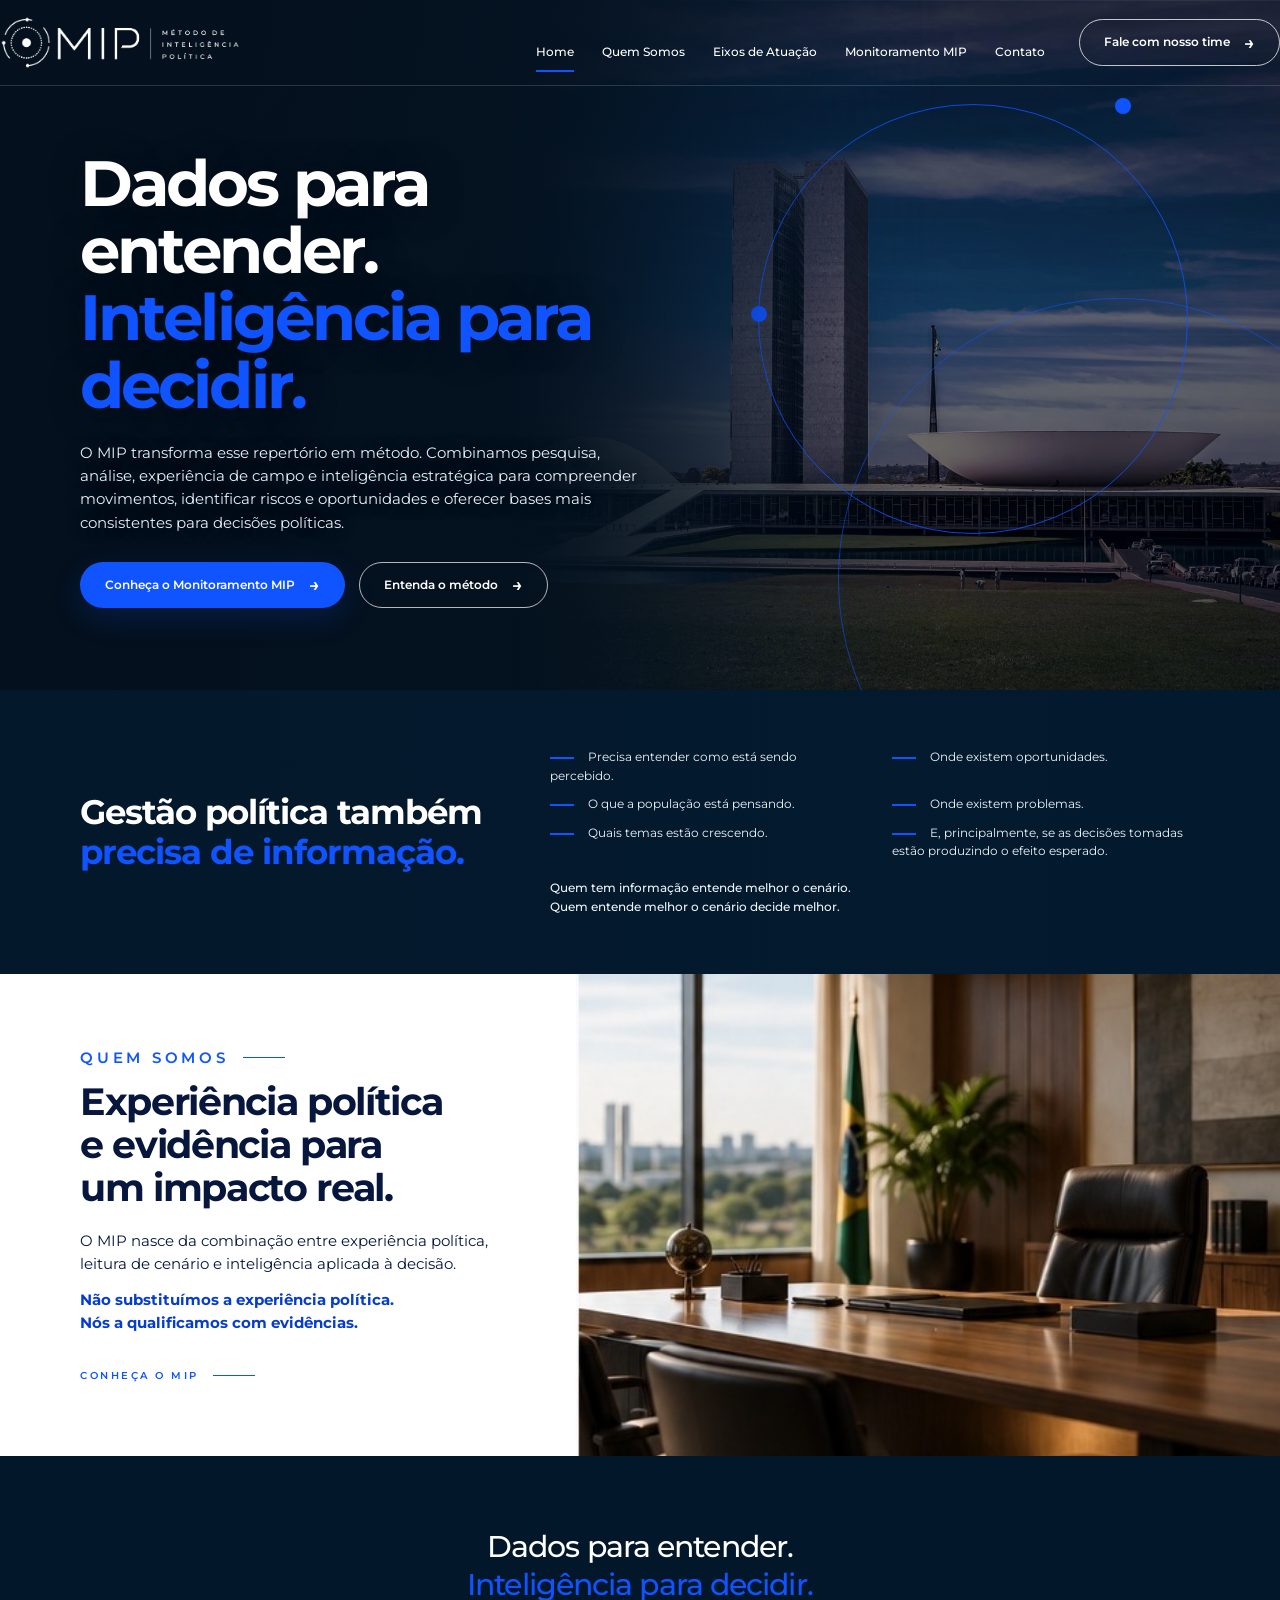
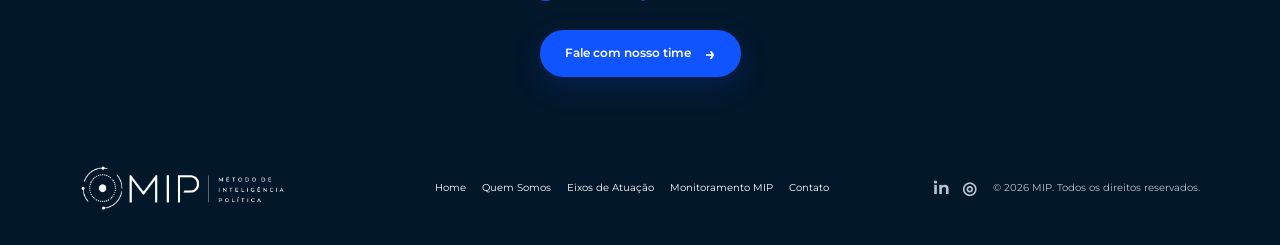
<file: index.html>
<!doctype html><html lang="pt-BR"><head><meta charset="utf-8"><meta name="viewport" content="width=device-width,initial-scale=1"><title>MIP — Método de Inteligência Política</title><meta name="description" content="Dados para entender. Inteligência para decidir."><link rel="stylesheet" href="./assets/css/styles.css"></head><body>
<header class="site-header home-header"><div class="container header-inner"><a class="brand" href="./index.html" aria-label="MIP"><img src="./assets/img/logo-mip.png" alt="MIP — Método de Inteligência Política"></a><nav class="site-nav"><a class="active" href="./index.html">Home</a><a href="./quem-somos.html">Quem Somos</a><a href="./eixos.html">Eixos de Atuação</a><a href="./monitoramento.html">Monitoramento MIP</a><a href="#" data-contact>Contato</a></nav><button class="btn btn-outline nav-contact" data-contact>Fale com nosso time <span class="arrow">→</span></button><button class="mobile-toggle" aria-label="Abrir menu">☰</button></div></header>
<main>
<section class="home-hero"><div class="container home-grid"><div class="reveal"><h1 class="display">Dados para entender.<br><span class="blue">Inteligência para decidir.</span></h1><p class="lead">O MIP transforma esse repertório em método. Combinamos pesquisa, análise, experiência de campo e inteligência estratégica para compreender movimentos, identificar riscos e oportunidades e oferecer bases mais consistentes para decisões políticas.</p><div class="hero-actions"><a class="btn btn-primary" href="./monitoramento.html">Conheça o Monitoramento MIP <span class="arrow">→</span></a><a class="btn btn-light" href="./eixos.html">Entenda o método <span class="arrow">→</span></a></div></div><div class="home-photo reveal"><img src="./assets/img/home-brasilia.jpg" alt="Arquitetura institucional em Brasília"><span class="orbit"></span></div></div></section>
<section class="context-band"><div class="container context-grid reveal"><h2 class="context-title">Gestão política também<br><span class="blue">precisa de informação.</span></h2><div class="context-points"><span>Precisa entender como está sendo percebido.</span><span>Onde existem oportunidades.</span><span>O que a população está pensando.</span><span>Onde existem problemas.</span><span>Quais temas estão crescendo.</span><span>E, principalmente, se as decisões tomadas estão produzindo o efeito esperado.</span><div class="closing">Quem tem informação entende melhor o cenário.<br>Quem entende melhor o cenário decide melhor.</div></div></div></section>
<section class="home-about"><div class="home-about-copy reveal"><p class="eyebrow">Quem Somos</p><h2>Experiência política<br>e evidência para<br>um impacto real.</h2><p>O MIP nasce da combinação entre experiência política, leitura de cenário e inteligência aplicada à decisão.</p><p><strong>Não substituímos a experiência política.<br>Nós a qualificamos com evidências.</strong></p><a href="./quem-somos.html" class="eyebrow" style="margin-top:22px;margin-bottom:0;width:max-content">Conheça o MIP</a></div><div class="home-about-photo" role="img" aria-label="Gabinete institucional"></div></section>
<section class="final-cta home-footer"><div class="container"><h2>Dados para entender.<br><span class="blue">Inteligência para decidir.</span></h2><button class="btn btn-primary" data-contact>Fale com nosso time <span class="arrow">→</span></button></div></section>
</main>
<footer class="site-footer home-footer"><div class="container footer-inner"><a class="brand" href="./index.html"><img src="./assets/img/logo-mip.png" alt="MIP"></a><nav class="footer-nav"><a href="./index.html">Home</a><a href="./quem-somos.html">Quem Somos</a><a href="./eixos.html">Eixos de Atuação</a><a href="./monitoramento.html">Monitoramento MIP</a><a href="#" data-contact>Contato</a></nav><div class="footer-meta"><div class="socials"><a href="#" aria-label="LinkedIn">in</a><a href="#" aria-label="Instagram">◎</a></div><span>© 2026 MIP. Todos os direitos reservados.</span></div></div></footer>
<div class="modal" id="contactModal" aria-hidden="true" role="dialog" aria-modal="true" aria-labelledby="contactTitle"><div class="modal-card"><button class="modal-close" aria-label="Fechar">×</button><h2 id="contactTitle">Fale com nosso time</h2><p>Conte brevemente o que você precisa. Nossa equipe entra em contato.</p><form class="contact-form" action="https://formsubmit.co/agencia@comc.online" method="POST" target="form-submit-frame"><input type="hidden" name="_subject" value="Novo contato pelo site MIP"><input type="hidden" name="_captcha" value="false"><input type="hidden" name="_template" value="table"><div class="field"><label for="nome-home">Nome</label><input id="nome-home" name="nome" autocomplete="name" required></div><div class="field"><label for="email-home">E-mail</label><input id="email-home" type="email" name="email" autocomplete="email" required></div><div class="field"><label for="tel-home">Telefone</label><input id="tel-home" name="telefone" autocomplete="tel" required></div><div class="field"><label for="msg-home">Mensagem</label><textarea id="msg-home" name="mensagem" required></textarea></div><button class="btn btn-primary" type="submit">Enviar mensagem <span class="arrow">→</span></button><div class="form-success">Mensagem enviada. Obrigado pelo contato.</div></form><iframe name="form-submit-frame" hidden></iframe></div></div>
<script src="./assets/js/site.js"></script></body></html>
</file>
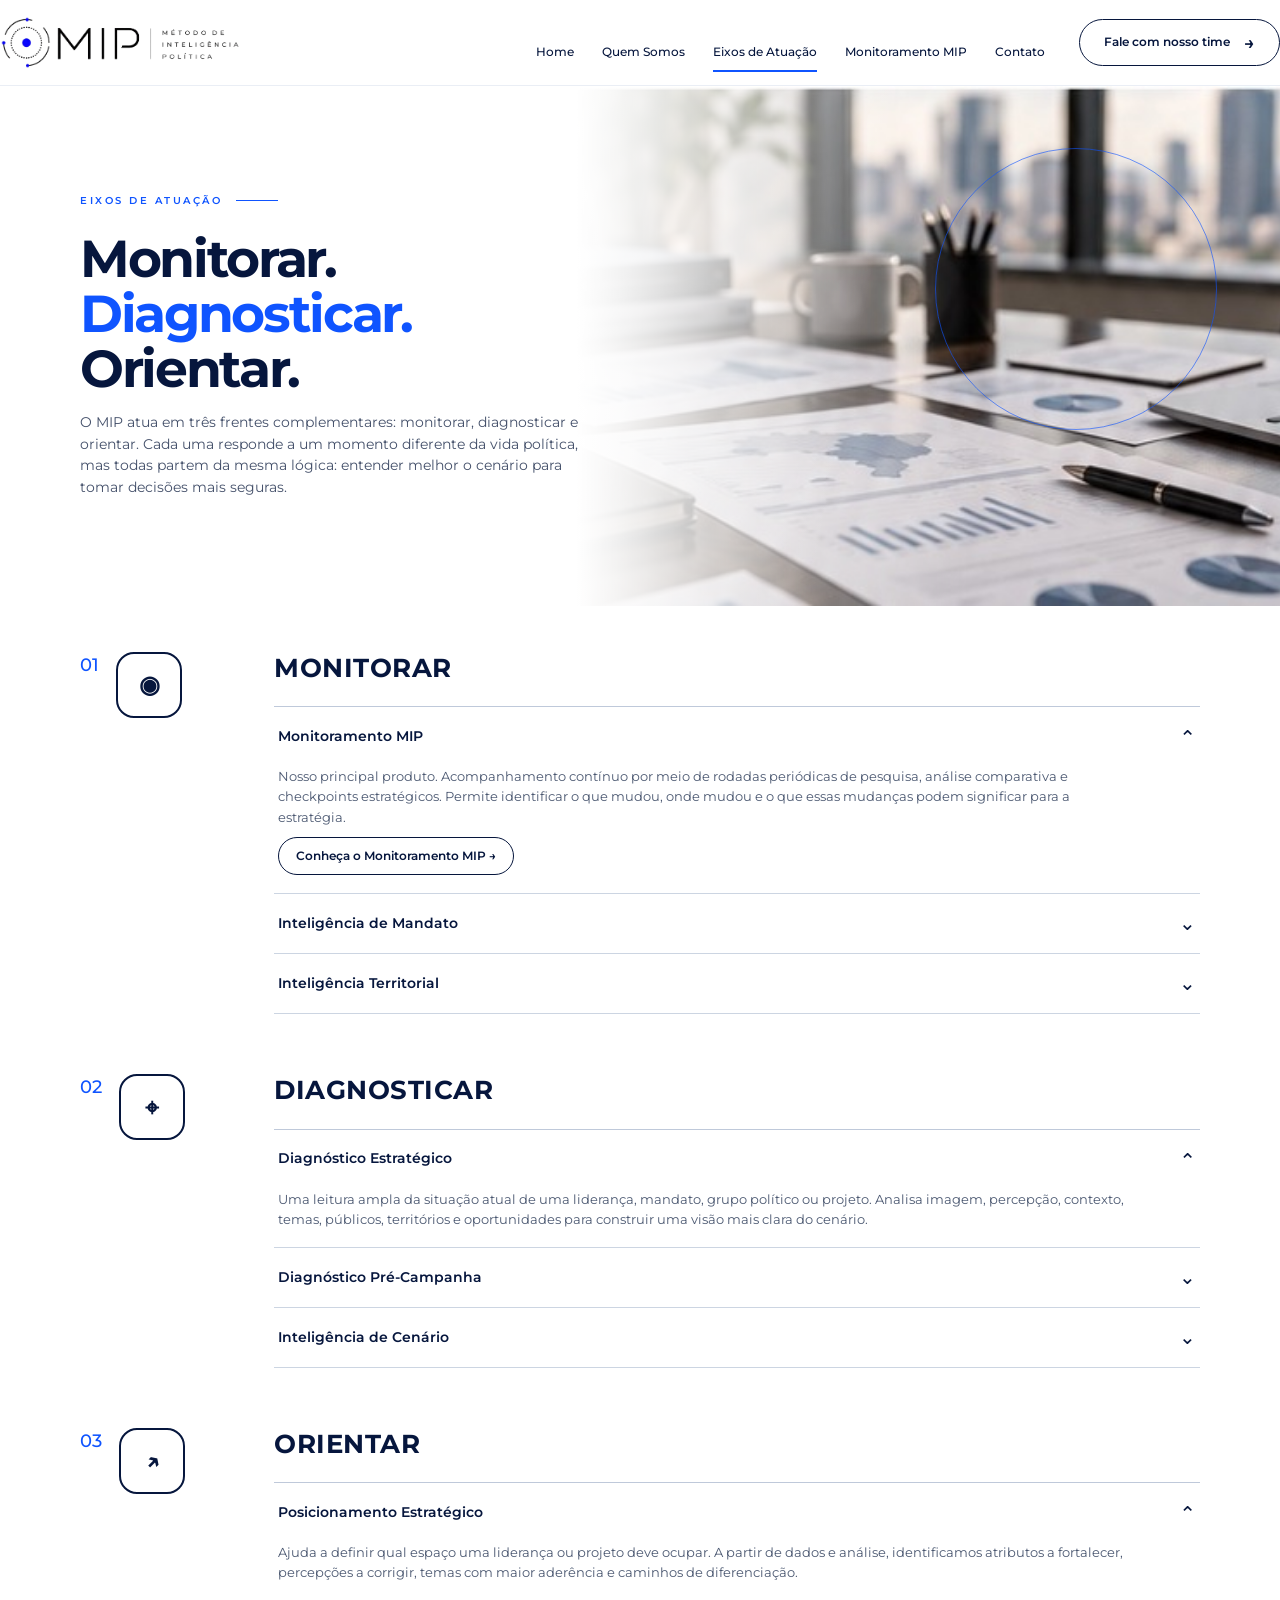
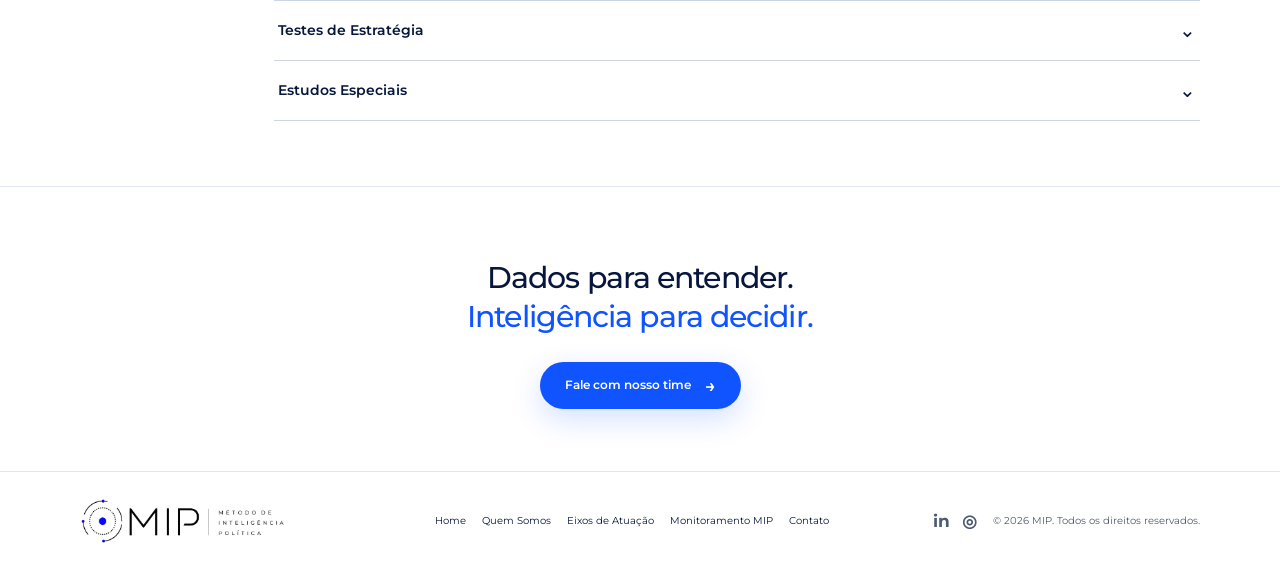
<file: eixos.html>
<!doctype html><html lang="pt-BR"><head><meta charset="utf-8"><meta name="viewport" content="width=device-width,initial-scale=1"><title>Eixos de Atuação — MIP</title><meta name="description" content="Monitorar. Diagnosticar. Orientar."><link rel="stylesheet" href="./assets/css/styles.css"></head><body class="internal-page">
<header class="site-header"><div class="container header-inner"><a class="brand" href="./index.html"><img src="./assets/img/logo-mip.png" alt="MIP — Método de Inteligência Política"></a><nav class="site-nav"><a href="./index.html">Home</a><a href="./quem-somos.html">Quem Somos</a><a class="active" href="./eixos.html">Eixos de Atuação</a><a href="./monitoramento.html">Monitoramento MIP</a><a href="#" data-contact>Contato</a></nav><button class="btn btn-outline nav-contact" data-contact>Fale com nosso time <span class="arrow">→</span></button><button class="mobile-toggle">☰</button></div></header>
<main><section class="axes-hero"><div class="container axes-hero-shell"><div class="axes-hero-copy reveal"><p class="eyebrow">Eixos de Atuação</p><h1>Monitorar.<br><span class="blue">Diagnosticar.</span><br>Orientar.</h1><p class="lead">O MIP atua em três frentes complementares: monitorar, diagnosticar e orientar. Cada uma responde a um momento diferente da vida política, mas todas partem da mesma lógica: entender melhor o cenário para tomar decisões mais seguras.</p></div><div class="axes-visual reveal"><img src="./assets/img/eixos-work.jpg" alt="Mesa de análise com gráficos e relatórios"></div></div></section>
<section><div class="container axes-layout">
<div class="axis-row reveal"><div class="axis-label"><span class="axis-number">01</span><div class="axis-icon">◉</div></div><div class="axis-content"><h2>Monitorar</h2><div class="accordion"><details open><summary>Monitoramento MIP</summary><div class="accordion-body">Nosso principal produto. Acompanhamento contínuo por meio de rodadas periódicas de pesquisa, análise comparativa e checkpoints estratégicos. Permite identificar o que mudou, onde mudou e o que essas mudanças podem significar para a estratégia.<br><a class="btn btn-outline" href="./monitoramento.html">Conheça o Monitoramento MIP →</a></div></details><details><summary>Inteligência de Mandato</summary><div class="accordion-body">Acompanha como um mandato e suas ações estão sendo percebidos pela população. Ajuda a entender avaliação, conhecimento, imagem, prioridades, temas de maior aderência e pontos que precisam de atenção.</div></details><details><summary>Inteligência Territorial</summary><div class="accordion-body">Mostra como diferentes bairros, regiões e territórios percebem uma liderança, um mandato ou um cenário. Permite identificar forças, fragilidades, prioridades locais e oportunidades que muitas vezes não aparecem quando se olha apenas o resultado geral.</div></details></div></div></div>
<div class="axis-row reveal"><div class="axis-label"><span class="axis-number">02</span><div class="axis-icon">⌖</div></div><div class="axis-content"><h2>Diagnosticar</h2><div class="accordion"><details open><summary>Diagnóstico Estratégico</summary><div class="accordion-body">Uma leitura ampla da situação atual de uma liderança, mandato, grupo político ou projeto. Analisa imagem, percepção, contexto, temas, públicos, territórios e oportunidades para construir uma visão mais clara do cenário.</div></details><details><summary>Diagnóstico Pré-Campanha</summary><div class="accordion-body">Uma análise aprofundada antes do início de uma disputa eleitoral. Ajuda a responder perguntas fundamentais: qual é o nível de conhecimento? Como está a imagem? Onde existem forças e fragilidades? Quais temas têm maior aderência? Existe espaço para crescer? O objetivo é entrar em uma campanha sabendo melhor de onde se parte.</div></details><details><summary>Inteligência de Cenário</summary><div class="accordion-body">Uma leitura específica sobre o ambiente político em determinado momento. Analisa atores, movimentos, tendências, riscos e oportunidades que podem impactar uma decisão, um mandato, uma campanha ou um governo.</div></details></div></div></div>
<div class="axis-row reveal"><div class="axis-label"><span class="axis-number">03</span><div class="axis-icon"><span class="axis-arrow">→</span></div></div><div class="axis-content"><h2>Orientar</h2><div class="accordion"><details open><summary>Posicionamento Estratégico</summary><div class="accordion-body">Ajuda a definir qual espaço uma liderança ou projeto deve ocupar. A partir de dados e análise, identificamos atributos a fortalecer, percepções a corrigir, temas com maior aderência e caminhos de diferenciação.</div></details><details><summary>Testes de Estratégia</summary><div class="accordion-body">Permitem testar ideias antes de colocá-las em prática. Podemos avaliar propostas, temas, mensagens, movimentos e hipóteses para entender possíveis reações e reduzir incertezas antes de uma decisão.</div></details><details><summary>Estudos Especiais</summary><div class="accordion-body">Projetos desenvolvidos sob medida para responder a questões específicas. Podem envolver pesquisas temáticas, estudos de opinião, avaliações de políticas públicas, análises de percepção, comportamento eleitoral ou outros desafios que exijam investigação mais aprofundada.</div></details></div></div></div>
</div></section>
<section class="final-cta"><div class="container"><h2>Dados para entender.<br><span class="blue">Inteligência para decidir.</span></h2><button class="btn btn-primary" data-contact>Fale com nosso time <span class="arrow">→</span></button></div></section></main>
<footer class="site-footer"><div class="container footer-inner"><a class="brand" href="./index.html"><img src="./assets/img/logo-mip.png" alt="MIP"></a><nav class="footer-nav"><a href="./index.html">Home</a><a href="./quem-somos.html">Quem Somos</a><a href="./eixos.html">Eixos de Atuação</a><a href="./monitoramento.html">Monitoramento MIP</a><a href="#" data-contact>Contato</a></nav><div class="footer-meta"><div class="socials"><a href="#">in</a><a href="#">◎</a></div><span>© 2026 MIP. Todos os direitos reservados.</span></div></div></footer>
<div class="modal" id="contactModal" aria-hidden="true"><div class="modal-card"><button class="modal-close">×</button><h2>Fale com nosso time</h2><p>Conte brevemente o que você precisa. Nossa equipe entra em contato.</p><form class="contact-form" action="https://formsubmit.co/agencia@comc.online" method="POST" target="form-submit-frame"><input type="hidden" name="_subject" value="Novo contato pelo site MIP"><input type="hidden" name="_captcha" value="false"><input type="hidden" name="_template" value="table"><div class="field"><label>Nome</label><input name="nome" required></div><div class="field"><label>E-mail</label><input type="email" name="email" required></div><div class="field"><label>Telefone</label><input name="telefone" required></div><div class="field"><label>Mensagem</label><textarea name="mensagem" required></textarea></div><button class="btn btn-primary" type="submit">Enviar mensagem →</button><div class="form-success">Mensagem enviada. Obrigado pelo contato.</div></form><iframe name="form-submit-frame" hidden></iframe></div></div><script src="./assets/js/site.js"></script></body></html>
</file>
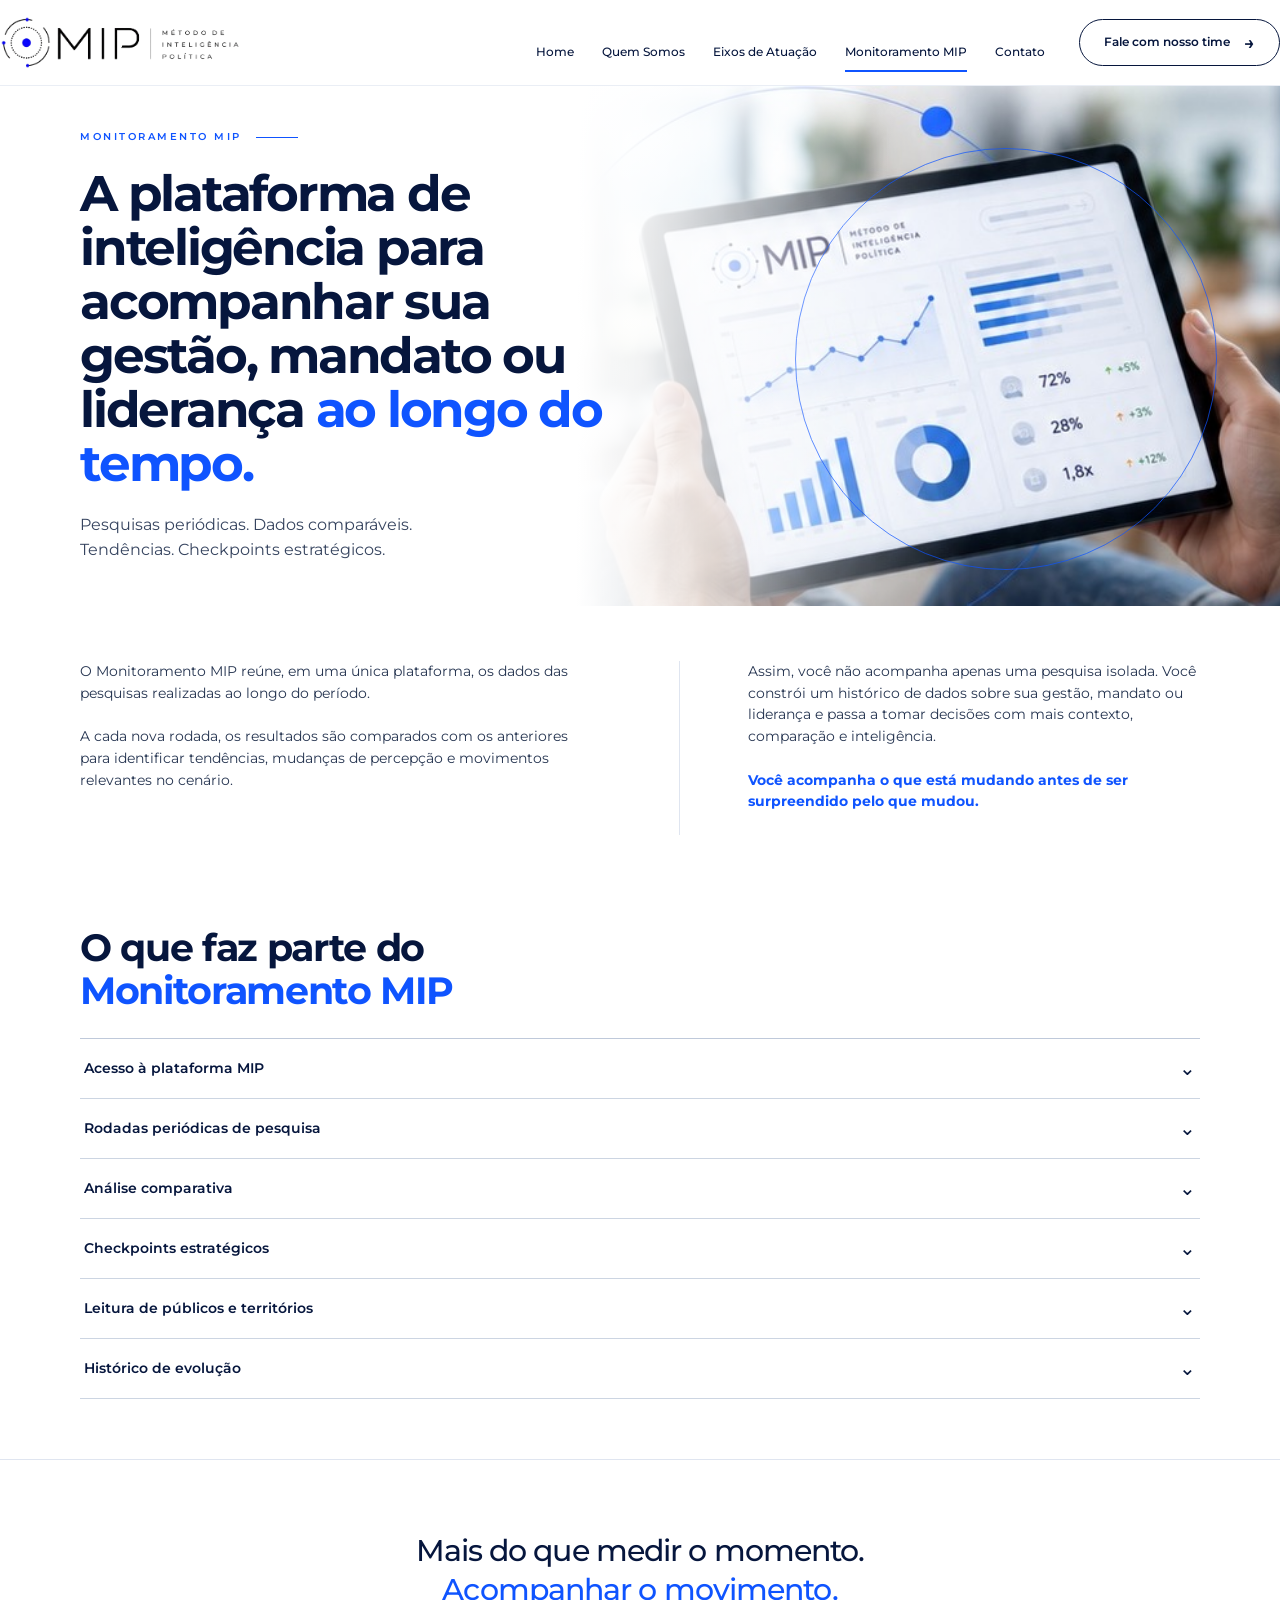
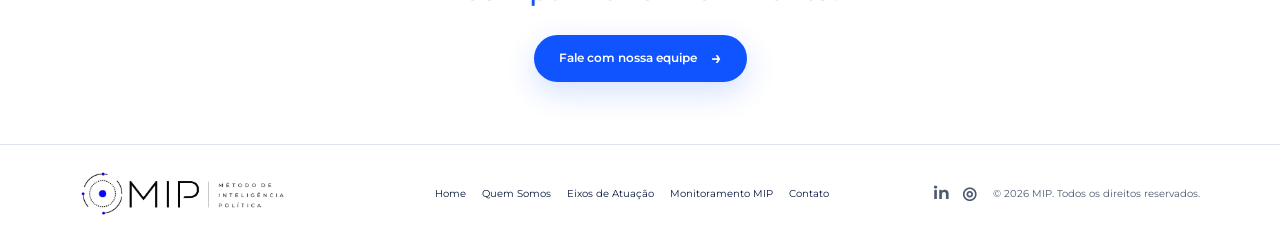
<file: monitoramento.html>
<!doctype html><html lang="pt-BR"><head><meta charset="utf-8"><meta name="viewport" content="width=device-width,initial-scale=1"><title>Monitoramento MIP</title><meta name="description" content="A plataforma de inteligência para acompanhar sua gestão, mandato ou liderança ao longo do tempo."><link rel="stylesheet" href="./assets/css/styles.css"></head><body class="internal-page">
<header class="site-header"><div class="container header-inner"><a class="brand" href="./index.html"><img src="./assets/img/logo-mip.png" alt="MIP — Método de Inteligência Política"></a><nav class="site-nav"><a href="./index.html">Home</a><a href="./quem-somos.html">Quem Somos</a><a href="./eixos.html">Eixos de Atuação</a><a class="active" href="./monitoramento.html">Monitoramento MIP</a><a href="#" data-contact>Contato</a></nav><button class="btn btn-outline nav-contact" data-contact>Fale com nosso time <span class="arrow">→</span></button><button class="mobile-toggle">☰</button></div></header>
<main><section class="monitor-hero"><div class="container monitor-shell"><div class="monitor-copy reveal"><p class="eyebrow">Monitoramento MIP</p><h1>A plataforma de inteligência para acompanhar sua gestão, mandato ou liderança <span class="blue">ao longo do tempo.</span></h1><p class="monitor-sub">Pesquisas periódicas. Dados comparáveis.<br>Tendências. Checkpoints estratégicos.</p></div><div class="monitor-visual reveal"><img src="./assets/img/monitor-tablet.jpg" alt="Tablet com dashboards do Monitoramento MIP"></div></div></section>
<section><div class="container monitor-intro reveal"><div><p>O Monitoramento MIP reúne, em uma única plataforma, os dados das pesquisas realizadas ao longo do período.</p><p>A cada nova rodada, os resultados são comparados com os anteriores para identificar tendências, mudanças de percepção e movimentos relevantes no cenário.</p></div><div><p>Assim, você não acompanha apenas uma pesquisa isolada. Você constrói um histórico de dados sobre sua gestão, mandato ou liderança e passa a tomar decisões com mais contexto, comparação e inteligência.</p><p><strong>Você acompanha o que está mudando antes de ser surpreendido pelo que mudou.</strong></p></div></div></section>
<section class="monitor-parts"><div class="container reveal"><h2>O que faz parte do<br><span class="blue">Monitoramento MIP</span></h2><div class="accordion"><details><summary>Acesso à plataforma MIP</summary><div class="accordion-body">Um ambiente exclusivo para acompanhar os dados, comparações e a evolução dos principais indicadores ao longo do tempo.</div></details><details><summary>Rodadas periódicas de pesquisa</summary><div class="accordion-body">Pesquisas realizadas conforme a periodicidade definida em cada projeto, criando uma base contínua de comparação e acompanhamento.</div></details><details><summary>Análise comparativa</summary><div class="accordion-body">Cada nova rodada é comparada com os resultados anteriores para identificar tendências, avanços, recuos e mudanças de percepção.</div></details><details><summary>Checkpoints estratégicos</summary><div class="accordion-body">Reuniões periódicas com nossa equipe para apresentar os principais movimentos identificados, discutir os resultados e apoiar decisões e ajustes de estratégia.</div></details><details><summary>Leitura de públicos e territórios</summary><div class="accordion-body">Acompanhamento das diferenças de percepção entre regiões, segmentos e públicos, permitindo identificar forças, fragilidades e oportunidades.</div></details><details><summary>Histórico de evolução</summary><div class="accordion-body">Uma visão acumulada do cenário, que permite compreender não apenas como está hoje, mas como a percepção vem se transformando ao longo do tempo.</div></details></div></div></section>
<section class="final-cta"><div class="container"><h2>Mais do que medir o momento.<br><span class="blue">Acompanhar o movimento.</span></h2><button class="btn btn-primary" data-contact>Fale com nossa equipe <span class="arrow">→</span></button></div></section></main>
<footer class="site-footer"><div class="container footer-inner"><a class="brand" href="./index.html"><img src="./assets/img/logo-mip.png" alt="MIP"></a><nav class="footer-nav"><a href="./index.html">Home</a><a href="./quem-somos.html">Quem Somos</a><a href="./eixos.html">Eixos de Atuação</a><a href="./monitoramento.html">Monitoramento MIP</a><a href="#" data-contact>Contato</a></nav><div class="footer-meta"><div class="socials"><a href="#">in</a><a href="#">◎</a></div><span>© 2026 MIP. Todos os direitos reservados.</span></div></div></footer>
<div class="modal" id="contactModal" aria-hidden="true"><div class="modal-card"><button class="modal-close">×</button><h2>Fale com nosso time</h2><p>Conte brevemente o que você precisa. Nossa equipe entra em contato.</p><form class="contact-form" action="https://formsubmit.co/agencia@comc.online" method="POST" target="form-submit-frame"><input type="hidden" name="_subject" value="Novo contato pelo site MIP"><input type="hidden" name="_captcha" value="false"><input type="hidden" name="_template" value="table"><div class="field"><label>Nome</label><input name="nome" required></div><div class="field"><label>E-mail</label><input type="email" name="email" required></div><div class="field"><label>Telefone</label><input name="telefone" required></div><div class="field"><label>Mensagem</label><textarea name="mensagem" required></textarea></div><button class="btn btn-primary" type="submit">Enviar mensagem →</button><div class="form-success">Mensagem enviada. Obrigado pelo contato.</div></form><iframe name="form-submit-frame" hidden></iframe></div></div><script src="./assets/js/site.js"></script></body></html>
</file>
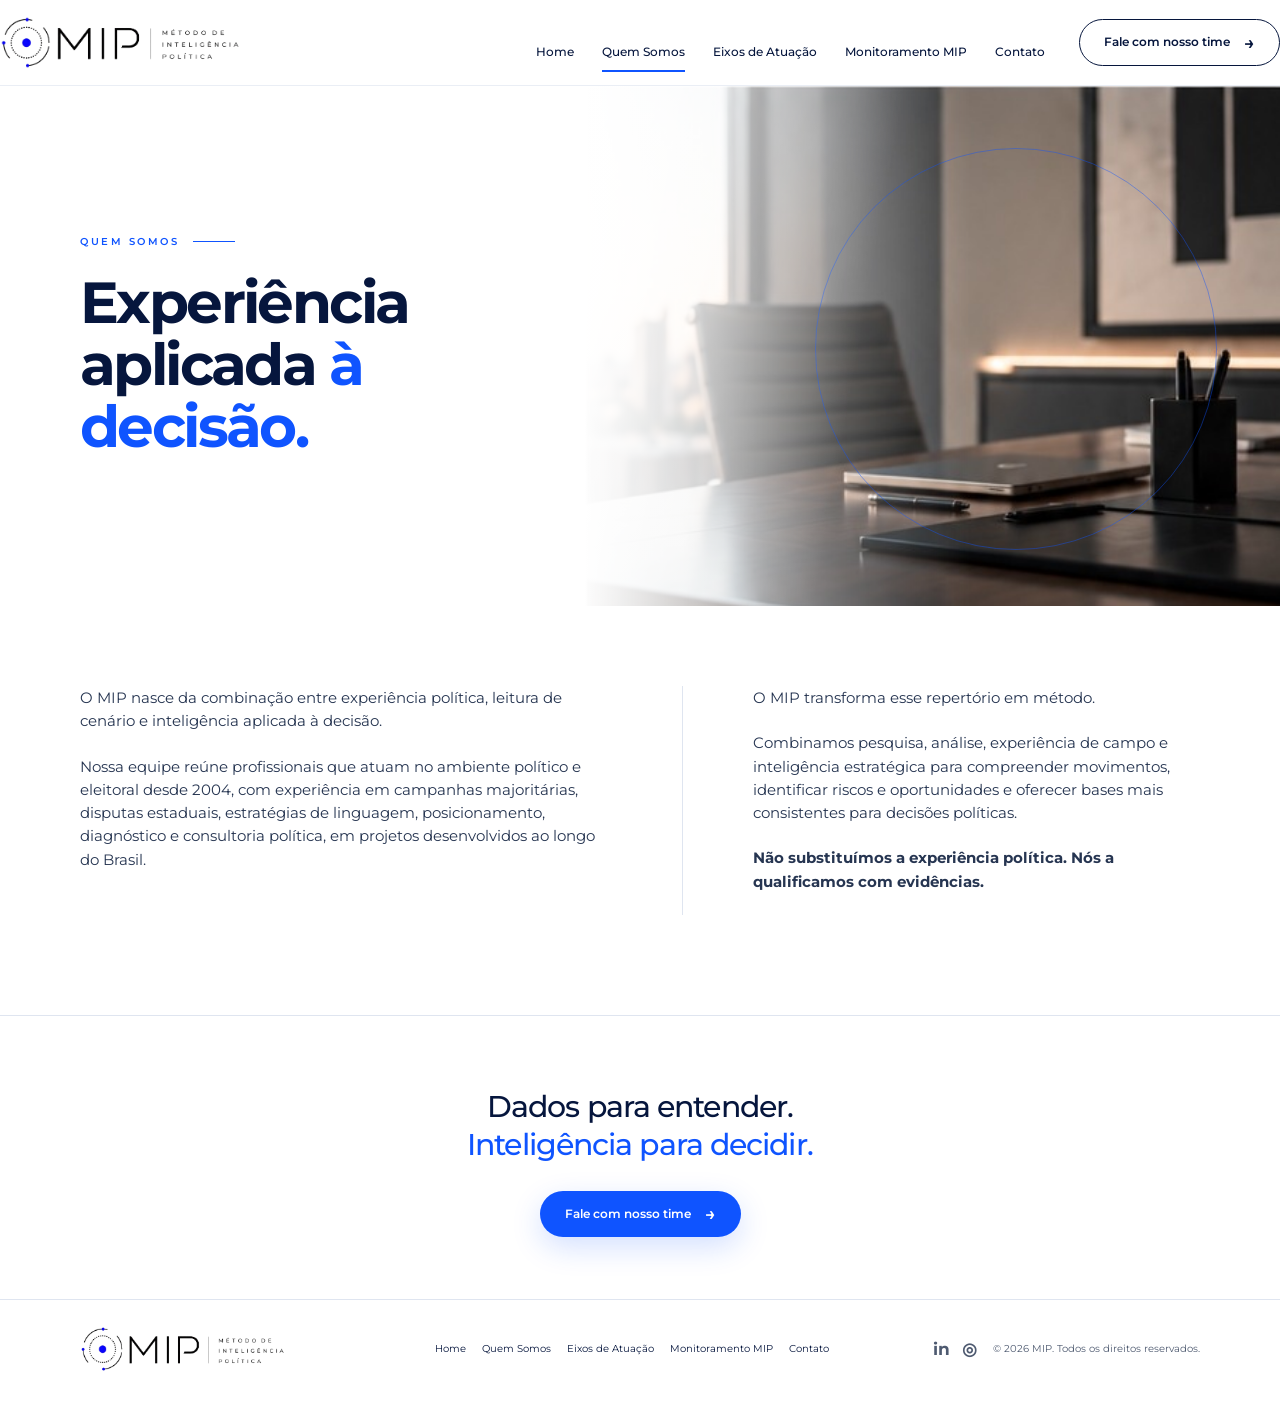
<file: quem-somos.html>
<!doctype html><html lang="pt-BR"><head><meta charset="utf-8"><meta name="viewport" content="width=device-width,initial-scale=1"><title>Quem Somos — MIP</title><meta name="description" content="Experiência política aplicada à decisão."><link rel="stylesheet" href="./assets/css/styles.css"></head><body class="internal-page">
<header class="site-header"><div class="container header-inner"><a class="brand" href="./index.html"><img src="./assets/img/logo-mip.png" alt="MIP — Método de Inteligência Política"></a><nav class="site-nav"><a href="./index.html">Home</a><a class="active" href="./quem-somos.html">Quem Somos</a><a href="./eixos.html">Eixos de Atuação</a><a href="./monitoramento.html">Monitoramento MIP</a><a href="#" data-contact>Contato</a></nav><button class="btn btn-outline nav-contact" data-contact>Fale com nosso time <span class="arrow">→</span></button><button class="mobile-toggle" aria-label="Abrir menu">☰</button></div></header>
<main><section class="clean-hero"><div class="container clean-hero-grid"><div class="reveal"><p class="eyebrow">Quem Somos</p><h1>Experiência aplicada <span class="blue">à decisão.</span></h1></div><div class="clean-photo reveal"><img src="./assets/img/quem-office.jpg" alt="Mesa de trabalho em ambiente institucional"></div></div></section>
<section><div class="container two-copy copy reveal"><div><p>O MIP nasce da combinação entre experiência política, leitura de cenário e inteligência aplicada à decisão.</p><p>Nossa equipe reúne profissionais que atuam no ambiente político e eleitoral desde 2004, com experiência em campanhas majoritárias, disputas estaduais, estratégias de linguagem, posicionamento, diagnóstico e consultoria política, em projetos desenvolvidos ao longo do Brasil.</p></div><div><p>O MIP transforma esse repertório em método.</p><p>Combinamos pesquisa, análise, experiência de campo e inteligência estratégica para compreender movimentos, identificar riscos e oportunidades e oferecer bases mais consistentes para decisões políticas.</p><p><strong>Não substituímos a experiência política. Nós a qualificamos com evidências.</strong></p></div></div></section>
<section class="final-cta"><div class="container"><h2>Dados para entender.<br><span class="blue">Inteligência para decidir.</span></h2><button class="btn btn-primary" data-contact>Fale com nosso time <span class="arrow">→</span></button></div></section></main>
<footer class="site-footer"><div class="container footer-inner"><a class="brand" href="./index.html"><img src="./assets/img/logo-mip.png" alt="MIP"></a><nav class="footer-nav"><a href="./index.html">Home</a><a href="./quem-somos.html">Quem Somos</a><a href="./eixos.html">Eixos de Atuação</a><a href="./monitoramento.html">Monitoramento MIP</a><a href="#" data-contact>Contato</a></nav><div class="footer-meta"><div class="socials"><a href="#">in</a><a href="#">◎</a></div><span>© 2026 MIP. Todos os direitos reservados.</span></div></div></footer>
<div class="modal" id="contactModal" aria-hidden="true"><div class="modal-card"><button class="modal-close" aria-label="Fechar">×</button><h2>Fale com nosso time</h2><p>Conte brevemente o que você precisa. Nossa equipe entra em contato.</p><form class="contact-form" action="https://formsubmit.co/agencia@comc.online" method="POST" target="form-submit-frame"><input type="hidden" name="_subject" value="Novo contato pelo site MIP"><input type="hidden" name="_captcha" value="false"><input type="hidden" name="_template" value="table"><div class="field"><label>Nome</label><input name="nome" required></div><div class="field"><label>E-mail</label><input type="email" name="email" required></div><div class="field"><label>Telefone</label><input name="telefone" required></div><div class="field"><label>Mensagem</label><textarea name="mensagem" required></textarea></div><button class="btn btn-primary" type="submit">Enviar mensagem →</button><div class="form-success">Mensagem enviada. Obrigado pelo contato.</div></form><iframe name="form-submit-frame" hidden></iframe></div></div><script src="./assets/js/site.js"></script></body></html>
</file>
<file: assets/css/styles.css>
@import url('https://fonts.googleapis.com/css2?family=Montserrat:wght@400;500;600;700&display=swap');

:root{
  --blue:#0f54ff;
  --blue2:#1d68ff;
  --ink:#06163d;
  --navy:#03172a;
  --muted:#44506a;
  --line:#dfe5f0;
  --paper:#ffffff;
  --soft:#f7f9fc;
  --radius:24px;
  --max:1120px;
  --shadow:0 28px 80px rgba(5,22,61,.12);
}
*{box-sizing:border-box}
html{scroll-behavior:smooth}
body{margin:0;font-family:'Montserrat',Arial,sans-serif;color:var(--ink);background:#fff;line-height:1.55;-webkit-font-smoothing:antialiased}
a{color:inherit;text-decoration:none}
button,input,textarea{font:inherit}
img{max-width:100%;display:block}
.container{width:min(var(--max),calc(100% - 56px));margin-inline:auto}
.site-header{height:86px;display:flex;align-items:center;background:#fff;position:sticky;top:0;z-index:50;border-bottom:1px solid rgba(223,229,240,.65)}
.header-inner{display:flex;align-items:center;gap:34px;width:100%}
.brand{display:inline-flex;align-items:center;flex:0 0 auto}
.brand img{width:240px;height:auto}
.site-nav{display:flex;align-items:center;justify-content:center;gap:28px;margin-left:auto}
.site-nav a,.nav-contact{font-size:12px;font-weight:500;white-space:nowrap}
.site-nav a{padding:30px 0 9px;border-bottom:2px solid transparent}
.site-nav a:hover,.site-nav a.active{border-bottom-color:var(--blue)}
.btn{display:inline-flex;align-items:center;justify-content:center;gap:14px;border:1px solid transparent;border-radius:999px;padding:13px 24px;font-size:12px;font-weight:600;cursor:pointer;transition:.22s ease;background:none}
.btn-primary{background:var(--blue);color:#fff;box-shadow:0 10px 30px rgba(15,84,255,.18)}
.btn-primary:hover{transform:translateY(-2px);background:#074be9}
.btn-outline{border-color:var(--ink);color:var(--ink)}
.btn-outline:hover{border-color:var(--blue);color:var(--blue)}
.btn-light{border-color:rgba(255,255,255,.7);color:#fff}
.arrow{font-size:18px;line-height:1}
.eyebrow{display:flex;align-items:center;gap:14px;text-transform:uppercase;letter-spacing:.25em;font-weight:600;font-size:10px;color:var(--blue);margin:0 0 22px}
.eyebrow:after{content:'';width:42px;height:1px;background:var(--blue)}
.display{font-size:clamp(42px,5vw,68px);line-height:1.05;letter-spacing:-.045em;margin:0;font-weight:700}
.display .blue,.blue{color:var(--blue)}
.lead{font-size:17px;color:var(--muted);max-width:650px}
.copy{font-size:15px;color:#263551}
.copy p{margin:0 0 22px}
.section{padding:92px 0}
.section-tight{padding:58px 0}
.rule{border-top:1px solid var(--line)}
.reveal{opacity:0;transform:translateY(18px);transition:opacity .65s ease,transform .65s ease}
.reveal.visible{opacity:1;transform:none}

/* shared footer + CTA */
.final-cta{padding:72px 0 62px;border-top:1px solid var(--line);text-align:center}
.final-cta h2{margin:0 0 26px;font-size:30px;line-height:1.28;font-weight:500;letter-spacing:-.03em}
.site-footer{border-top:1px solid var(--line);padding:26px 0 34px}
.footer-inner{display:grid;grid-template-columns:250px 1fr auto;gap:28px;align-items:center}
.footer-inner .brand img{width:205px}
.footer-nav{display:flex;gap:16px;justify-content:center;flex-wrap:wrap;font-size:10px}
.footer-meta{display:flex;align-items:center;gap:16px;font-size:10px;color:#4e5a70}
.socials{display:flex;gap:12px}
.socials a{font-weight:700;font-size:17px}

/* Home */
.home-header{background:transparent;border-bottom-color:rgba(255,255,255,.15);position:absolute;top:0;left:0;right:0;color:#fff}
.home-header .brand img{filter:brightness(0) invert(1)}
.home-header .btn-outline{border-color:rgba(255,255,255,.75);color:#fff}
.home-hero{background:radial-gradient(circle at 70% 28%,rgba(14,76,145,.34),transparent 35%),linear-gradient(135deg,#061b30 0%,#031321 60%,#061d30 100%);color:#fff;min-height:690px;position:relative;overflow:hidden;padding:150px 0 70px}
.home-hero:after{content:'';position:absolute;inset:auto -120px -170px auto;width:560px;height:560px;border:1px solid rgba(15,84,255,.55);border-radius:50%;z-index:2}
.home-grid{display:grid;grid-template-columns:1.05fr .95fr;gap:42px;align-items:center}
.home-grid>.reveal:first-child{position:relative;z-index:3}
.home-hero .display{max-width:600px;text-shadow:0 2px 30px rgba(3,12,22,.5)}
.home-hero .lead{color:#e9eef7;font-size:15px;max-width:560px;margin:22px 0 28px;text-shadow:0 1px 20px rgba(3,12,22,.45)}
.hero-actions{display:flex;gap:14px;flex-wrap:wrap}
/* full-bleed hero photo that dissolves into the copy on its left edge */
.home-photo{position:absolute;top:0;right:0;bottom:0;left:auto;width:clamp(560px,60%,1200px);min-height:0;margin:0;display:block;z-index:0}
.home-photo img{width:100%;height:100%;object-fit:cover;object-position:center right;border-radius:0;box-shadow:none;filter:saturate(.92) contrast(1.03);-webkit-mask-image:linear-gradient(to right,transparent 0,rgba(0,0,0,.55) 28%,#000 56%);mask-image:linear-gradient(to right,transparent 0,rgba(0,0,0,.55) 28%,#000 56%)}
.home-hero::before{content:'';position:absolute;inset:0;z-index:1;pointer-events:none;background:linear-gradient(100deg,#04101d 0%,rgba(4,16,29,.94) 24%,rgba(4,16,29,.6) 42%,rgba(4,16,29,0) 64%)}
.orbit{position:absolute;width:430px;height:430px;border:1px solid rgba(15,84,255,.82);border-radius:50%;pointer-events:none;top:15%;right:12%;left:auto}
.orbit:before,.orbit:after{content:'';position:absolute;width:16px;height:16px;background:var(--blue);border-radius:50%}
.orbit:before{left:-8px;top:47%}.orbit:after{right:13%;top:-7px}
.context-band{background:linear-gradient(90deg,#04182b,#031a2e);color:#fff;padding:58px 0}
.context-grid{display:grid;grid-template-columns:.78fr 1.22fr;gap:55px;align-items:center}
.context-title{font-size:34px;line-height:1.18;margin:0;font-weight:700;letter-spacing:-.03em}
.context-points{display:grid;grid-template-columns:1fr 1fr;gap:10px 34px;font-size:12px;color:#eef4fb}
.context-points span:before{content:'';display:inline-block;width:24px;height:2px;background:var(--blue);margin-right:14px;vertical-align:middle}
.context-points .closing{grid-column:1/-1;margin-top:8px;font-weight:500}
.home-about{display:grid;grid-template-columns:.9fr 1.1fr;min-height:430px}
.home-about-copy{padding:72px max(52px,calc((100vw - var(--max))/2));padding-right:55px;display:flex;flex-direction:column;justify-content:center}
.home-about-copy h2{font-size:38px;line-height:1.12;margin:0 0 20px;letter-spacing:-.035em}
.home-about-copy p{font-size:15px;margin:0 0 12px}
.home-about-copy strong{color:#073dce}
.home-about-photo{background:url('../img/home-office.jpg') center/cover no-repeat;min-height:430px}
.home-footer{background:#03172a;color:#fff;border-top:0}
.home-footer .footer-meta{color:#b8c2d2}
.home-footer .brand img{filter:brightness(0) invert(1)}

/* Internal hero: Who */
.internal-page{background:#fff}
.clean-hero{padding:105px 0 72px}
.clean-hero-grid{display:grid;grid-template-columns:.9fr 1.1fr;gap:64px;align-items:center}
.clean-hero h1{font-size:58px;line-height:1.07;letter-spacing:-.045em;margin:0;font-weight:700;max-width:470px}
.clean-photo img{width:100%;height:380px;object-fit:cover}
.two-copy{display:grid;grid-template-columns:1fr 1fr;gap:84px;padding:80px 0 100px}
.two-copy>div+div{border-left:1px solid var(--line);padding-left:70px}

/* Eixos */
.axes-hero{padding:45px 0 26px}
.axes-hero-shell{position:relative;display:grid;grid-template-columns:.85fr 1.15fr;min-height:360px;align-items:stretch;overflow:hidden}
.axes-hero-copy{padding:58px 50px 56px 0;z-index:2;background:linear-gradient(90deg,#fff 84%,rgba(255,255,255,.78) 100%)}
.axes-hero-copy h1{font-size:52px;line-height:1.06;margin:0 0 16px;font-weight:700;letter-spacing:-.045em}
.axes-hero-copy .lead{font-size:14px;margin:0;max-width:520px}
.axes-visual{position:relative;overflow:hidden;border-radius:0 2px 2px 0}
.axes-visual img{width:100%;height:100%;object-fit:cover}
.axes-visual:before{content:'';position:absolute;inset:0;background:linear-gradient(90deg,rgba(255,255,255,.34),transparent 25%);z-index:1}
.axes-visual:after{content:'';position:absolute;left:-90px;top:-70px;width:280px;height:280px;border:1px solid rgba(15,84,255,.6);border-radius:50%;z-index:2}
.axes-layout{display:grid;gap:56px;padding:42px 0 65px}
.axis-row{display:grid;grid-template-columns:160px 1fr;gap:34px}
.axis-label{display:flex;align-items:flex-start;gap:17px;padding-top:4px}
.axis-number{color:var(--blue);font-size:18px;font-weight:500}
.axis-icon{width:66px;height:66px;border:2px solid var(--ink);border-radius:18px;position:relative;display:grid;place-items:center;font-weight:700;font-size:24px;color:var(--ink)}
.axis-icon .axis-arrow{display:block;line-height:1;transform:rotate(-45deg)}
.axis-content h2{font-size:26px;margin:0 0 18px;text-transform:uppercase;letter-spacing:.02em}
.accordion{border-top:1px solid #bfc9da}
.accordion details{border-bottom:1px solid #ccd5e2}
.accordion summary{list-style:none;cursor:pointer;padding:14px 4px;display:flex;align-items:center;justify-content:space-between;gap:16px;font-size:14px;font-weight:600}
.accordion summary::-webkit-details-marker{display:none}
.accordion summary:after{content:'⌄';font-size:20px;font-weight:400;transition:.2s}
.accordion details[open] summary:after{transform:rotate(180deg)}
.accordion-body{padding:0 4px 18px;color:#4b5871;font-size:13px;max-width:860px}
.accordion-body .btn{margin-top:10px;padding:9px 17px}

/* Monitor */
.monitor-hero{padding:45px 0 28px}
.monitor-shell{display:grid;grid-template-columns:1fr 1fr;min-height:500px;align-items:center;background:linear-gradient(90deg,#fff 45%,#f4f8ff 45%);overflow:hidden;position:relative}
.monitor-copy{padding:58px 55px 58px 0}
.monitor-copy h1{font-size:50px;line-height:1.08;margin:0 0 22px;letter-spacing:-.045em;font-weight:700}
.monitor-sub{font-size:16px;color:#36445f;margin:0}
.monitor-visual{height:100%;min-height:500px;display:flex;align-items:center;justify-content:center;position:relative}
.monitor-visual img{width:100%;height:100%;object-fit:cover}
.monitor-visual:after{content:'';position:absolute;width:420px;height:420px;border:1px solid rgba(15,84,255,.7);border-radius:50%;right:25px;top:28px;pointer-events:none}
.monitor-intro{display:grid;grid-template-columns:1fr 1fr;gap:78px;padding:55px 0 62px}
.monitor-intro>div+div{border-left:1px solid var(--line);padding-left:68px}
.monitor-intro p{font-size:14px;color:#263551;margin:0 0 22px}
.monitor-intro strong{color:var(--blue)}
.monitor-parts h2{font-size:38px;line-height:1.12;margin:0 0 26px;letter-spacing:-.035em}
.monitor-parts{padding:30px 0 60px}

/* Internal heroes: full-bleed photo dissolving into the copy (same effect as the home) */
.clean-hero,.axes-hero,.monitor-hero{position:relative;overflow:hidden;display:flex;align-items:center;min-height:520px;padding:0}
.clean-hero-grid,.axes-hero-shell,.monitor-shell{display:block;min-height:0;background:none;overflow:visible;position:static}
.clean-hero-grid>.reveal:first-child,.axes-hero-copy,.monitor-copy{position:relative;z-index:3}
.axes-hero-copy,.monitor-copy{background:none;padding:40px 0;max-width:540px}
.clean-hero-grid>.reveal:first-child{max-width:520px}
.clean-hero::before,.axes-hero::before,.monitor-hero::before{content:'';position:absolute;inset:0;z-index:1;pointer-events:none;background:linear-gradient(100deg,#fff 0%,rgba(255,255,255,.96) 25%,rgba(255,255,255,.68) 44%,rgba(255,255,255,0) 66%)}
.clean-photo,.axes-visual,.monitor-visual{position:absolute;top:0;right:0;bottom:0;left:auto;width:clamp(500px,55%,1080px);min-height:0;height:auto;margin:0;display:block;border-radius:0;z-index:0}
.clean-photo img,.axes-visual img,.monitor-visual img{width:100%;height:100%;object-fit:cover;object-position:center;-webkit-mask-image:linear-gradient(to right,transparent 0,rgba(0,0,0,.5) 26%,#000 56%);mask-image:linear-gradient(to right,transparent 0,rgba(0,0,0,.5) 26%,#000 56%)}
.axes-visual::before{display:none}
.axes-visual::after,.monitor-visual::after{left:auto;right:9%;top:12%}
.clean-photo::after{content:'';position:absolute;width:400px;height:400px;border:1px solid rgba(15,84,255,.42);border-radius:50%;right:9%;top:12%;pointer-events:none}

/* Modal */
.modal{position:fixed;inset:0;display:none;align-items:center;justify-content:center;background:rgba(2,14,26,.68);z-index:100;padding:24px}
.modal.open{display:flex}
.modal-card{width:min(620px,100%);background:#fff;border-radius:18px;box-shadow:0 30px 100px rgba(0,0,0,.3);padding:34px;position:relative}
.modal-close{position:absolute;right:18px;top:14px;border:0;background:none;font-size:28px;cursor:pointer;color:#3c485d}
.modal-card h2{font-size:30px;margin:0 0 6px;letter-spacing:-.03em}
.modal-card>p{margin:0 0 24px;color:#647086;font-size:13px}
.contact-form{display:grid;gap:15px}
.field{display:grid;gap:7px}
.field label{font-size:11px;font-weight:600;letter-spacing:.08em;text-transform:uppercase}
.field input,.field textarea{width:100%;border:1px solid #ccd5e2;border-radius:10px;padding:13px 14px;outline:none;background:#fff;color:var(--ink)}
.field input:focus,.field textarea:focus{border-color:var(--blue);box-shadow:0 0 0 3px rgba(15,84,255,.08)}
.field textarea{min-height:125px;resize:vertical}
.form-note{font-size:10px;color:#778198}
.form-success{display:none;margin-top:10px;padding:12px;border-radius:10px;background:#eff5ff;color:#073dce;font-size:12px}
.mobile-toggle{display:none;margin-left:auto;border:0;background:none;font-size:26px}

@media (max-width:900px){
  .container{width:min(100% - 32px,var(--max))}
  .site-header{height:74px}
  .brand img{width:190px}.site-nav{display:none;position:absolute;top:74px;left:0;right:0;background:#fff;color:var(--ink);padding:18px 24px 26px;flex-direction:column;align-items:flex-start;box-shadow:0 16px 30px rgba(0,0,0,.08)}
  .site-nav.open{display:flex}.nav-contact{display:none}.mobile-toggle{display:block}.home-header .mobile-toggle{color:#fff}.home-header .site-nav{background:#03172a;color:#fff}
  .home-grid,.context-grid,.clean-hero-grid,.axes-hero-shell,.monitor-shell,.monitor-intro,.two-copy{grid-template-columns:1fr}
  .home-hero{padding-top:130px}
  .home-hero::before{display:none}
  .home-photo{position:static;inset:auto;width:auto;min-height:370px;display:flex;align-items:center;justify-content:center;margin-top:26px}
  .home-photo img{width:auto;height:390px;border-radius:2px;-webkit-mask-image:none;mask-image:none;object-position:center}
  .home-hero .display,.home-hero .lead{text-shadow:none}
  .orbit{width:320px;height:320px;top:auto;right:auto;left:auto}
  .context-points{grid-template-columns:1fr}.context-points .closing{grid-column:auto}
  .home-about{grid-template-columns:1fr}.home-about-copy{padding:64px 28px}.home-about-photo{min-height:340px}
  .clean-hero h1{font-size:46px}.clean-photo img{height:300px}.two-copy{gap:20px;padding-top:45px}.two-copy>div+div{border-left:0;padding-left:0}
  .axes-hero-copy{padding:35px 0}.axes-visual{height:280px}.axis-row{grid-template-columns:1fr;gap:14px}.axis-label{align-items:center}.axes-layout{gap:42px}
  .monitor-shell{background:#fff}.monitor-copy{padding:35px 0}.monitor-visual{min-height:360px}.monitor-intro{gap:18px}.monitor-intro>div+div{padding-left:0;border-left:0}
  .clean-hero,.axes-hero,.monitor-hero{position:static;display:block;overflow:visible;min-height:0;padding:16px 0 4px}
  .clean-hero::before,.axes-hero::before,.monitor-hero::before{display:none}
  .axes-hero-copy,.monitor-copy{max-width:none}
  .clean-photo,.axes-visual,.monitor-visual{position:static;inset:auto;width:auto;height:auto;min-height:0;margin-top:22px}
  .clean-photo img,.axes-visual img,.monitor-visual img{-webkit-mask-image:none;mask-image:none;height:300px;border-radius:2px}
  .clean-photo::after,.axes-visual::after,.monitor-visual::after{display:none}
  .footer-inner{grid-template-columns:1fr;text-align:center}.footer-inner .brand{justify-content:center}.footer-nav{justify-content:center}.footer-meta{justify-content:center}
}
@media (max-width:560px){
  .display{font-size:42px}.section{padding:68px 0}.home-hero{min-height:auto}.home-photo{min-height:300px}.home-photo img{height:310px}.orbit{width:250px;height:250px}
  .hero-actions{flex-direction:column;align-items:flex-start}.context-title{font-size:30px}.home-about-copy h2{font-size:33px}
  .clean-hero{padding-top:68px}.clean-hero h1{font-size:42px}.axes-hero-copy h1{font-size:44px}.monitor-copy h1{font-size:41px}.monitor-parts h2{font-size:33px}
  .final-cta h2{font-size:26px}.modal-card{padding:28px 20px}
}
</file>
